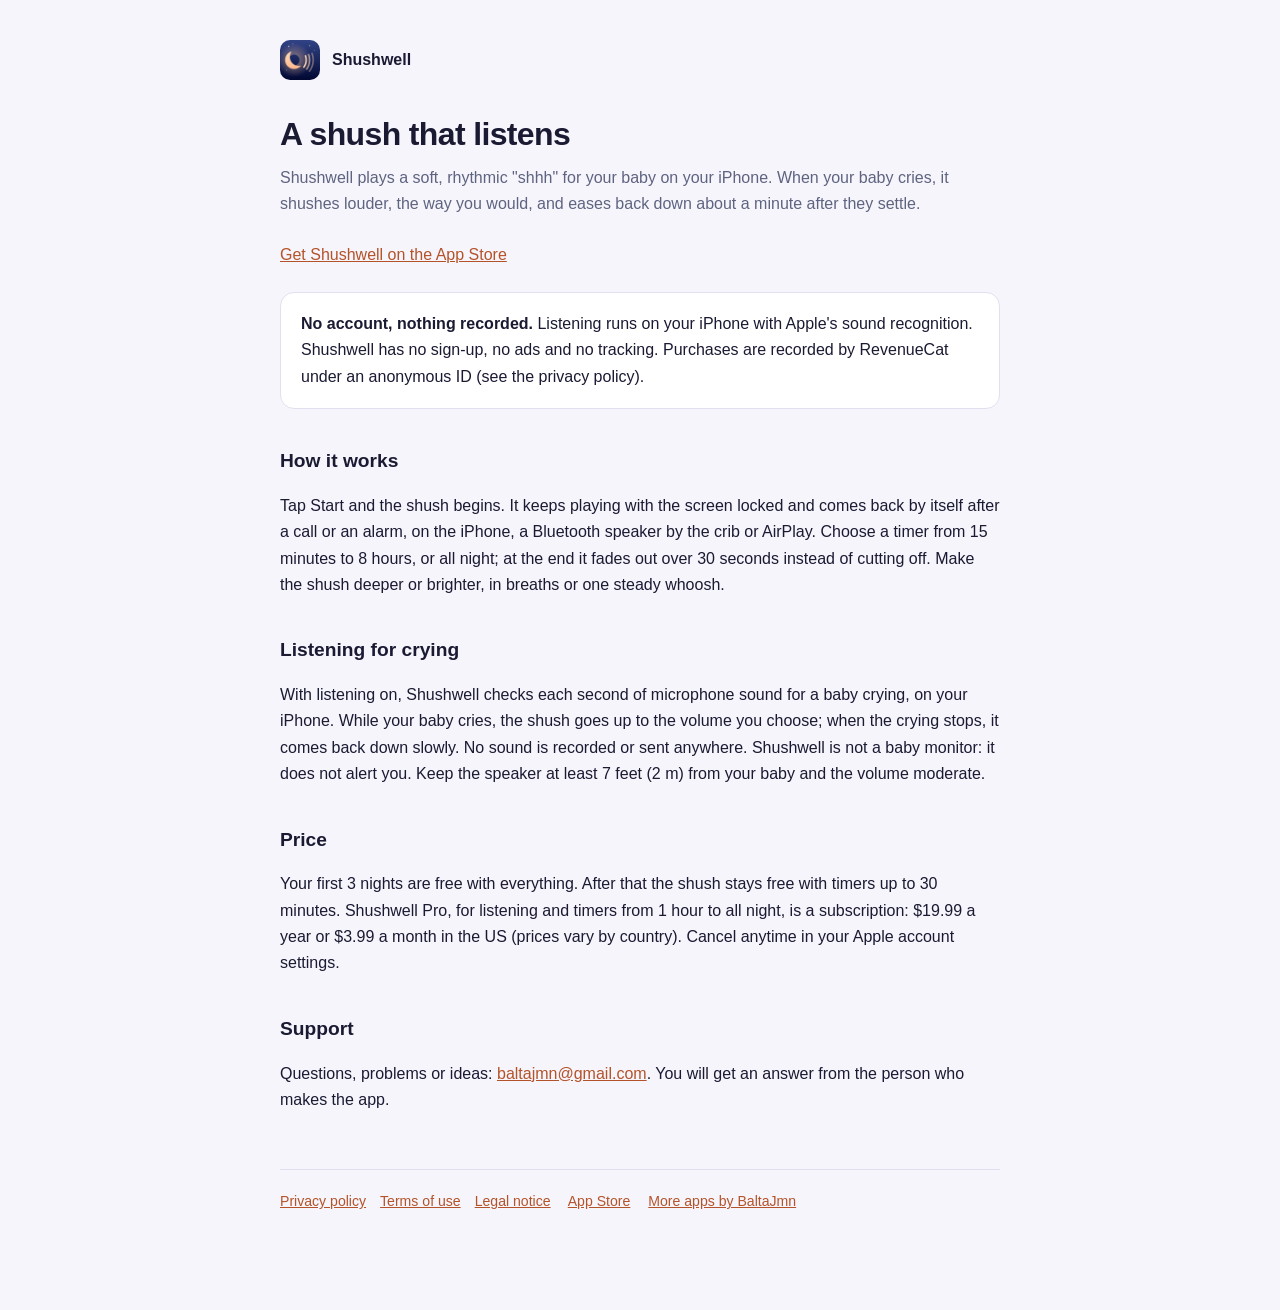
<file: index.html>
<!doctype html>
<html lang="en">
<head>
<meta charset="utf-8">
<meta name="viewport" content="width=device-width, initial-scale=1">
<title>Shushwell: Shusher for Baby, for iPhone</title>
<meta name="description" content="A soft, rhythmic shush for your baby that keeps going with the screen locked and on Bluetooth, and shushes louder when your baby cries. No account, nothing recorded.">
<link rel="canonical" href="https://shushwell.baltajmn.dev/">
<link rel="icon" href="/sw/icon-64.png" type="image/png">
<link rel="apple-touch-icon" href="/sw/icon-180.png">
<link rel="stylesheet" href="/sw/site.css">
</head>
<body>
<main>
<a class="brand" href="/"><img src="/sw/icon-180.png" alt="">Shushwell</a>
<h1>A shush that listens</h1>
<p class="lede">Shushwell plays a soft, rhythmic "shhh" for your baby on your iPhone. When your baby cries, it shushes louder, the way you would, and eases back down about a minute after they settle.</p>
<p><a href="https://apps.apple.com/app/apple-store/id6833074761?pt=129564006&amp;ct=web-home&amp;mt=8">Get Shushwell on the App Store</a></p>

<div class="box"><p><strong>No account, nothing recorded.</strong> Listening runs on your iPhone with Apple's sound recognition. Shushwell has no sign-up, no ads and no tracking. Purchases are recorded by RevenueCat under an anonymous ID (see the privacy policy).</p></div>

<h2>How it works</h2>
<p>Tap Start and the shush begins. It keeps playing with the screen locked and comes back by itself after a call or an alarm, on the iPhone, a Bluetooth speaker by the crib or AirPlay. Choose a timer from 15 minutes to 8 hours, or all night; at the end it fades out over 30 seconds instead of cutting off. Make the shush deeper or brighter, in breaths or one steady whoosh.</p>

<h2>Listening for crying</h2>
<p>With listening on, Shushwell checks each second of microphone sound for a baby crying, on your iPhone. While your baby cries, the shush goes up to the volume you choose; when the crying stops, it comes back down slowly. No sound is recorded or sent anywhere. Shushwell is not a baby monitor: it does not alert you. Keep the speaker at least 7 feet (2 m) from your baby and the volume moderate.</p>

<h2>Price</h2>
<p>Your first 3 nights are free with everything. After that the shush stays free with timers up to 30 minutes. Shushwell Pro, for listening and timers from 1 hour to all night, is a subscription: $19.99 a year or $3.99 a month in the US (prices vary by country). Cancel anytime in your Apple account settings.</p>

<h2>Support</h2>
<p>Questions, problems or ideas: <a href="mailto:baltajmn@gmail.com?subject=Shushwell">baltajmn@gmail.com</a>. You will get an answer from the person who makes the app.</p>

<footer><a href="/privacy/">Privacy policy</a><a href="https://www.apple.com/legal/internet-services/itunes/dev/stdeula/">Terms of use</a><a href="/legal.html">Legal notice</a> <a href="https://apps.apple.com/app/apple-store/id6833074761?pt=129564006&amp;ct=web-home&amp;mt=8">App Store</a> <a href="https://baltajmn.dev/">More apps by BaltaJmn</a></footer>
</main>
</body>
</html>
</file>
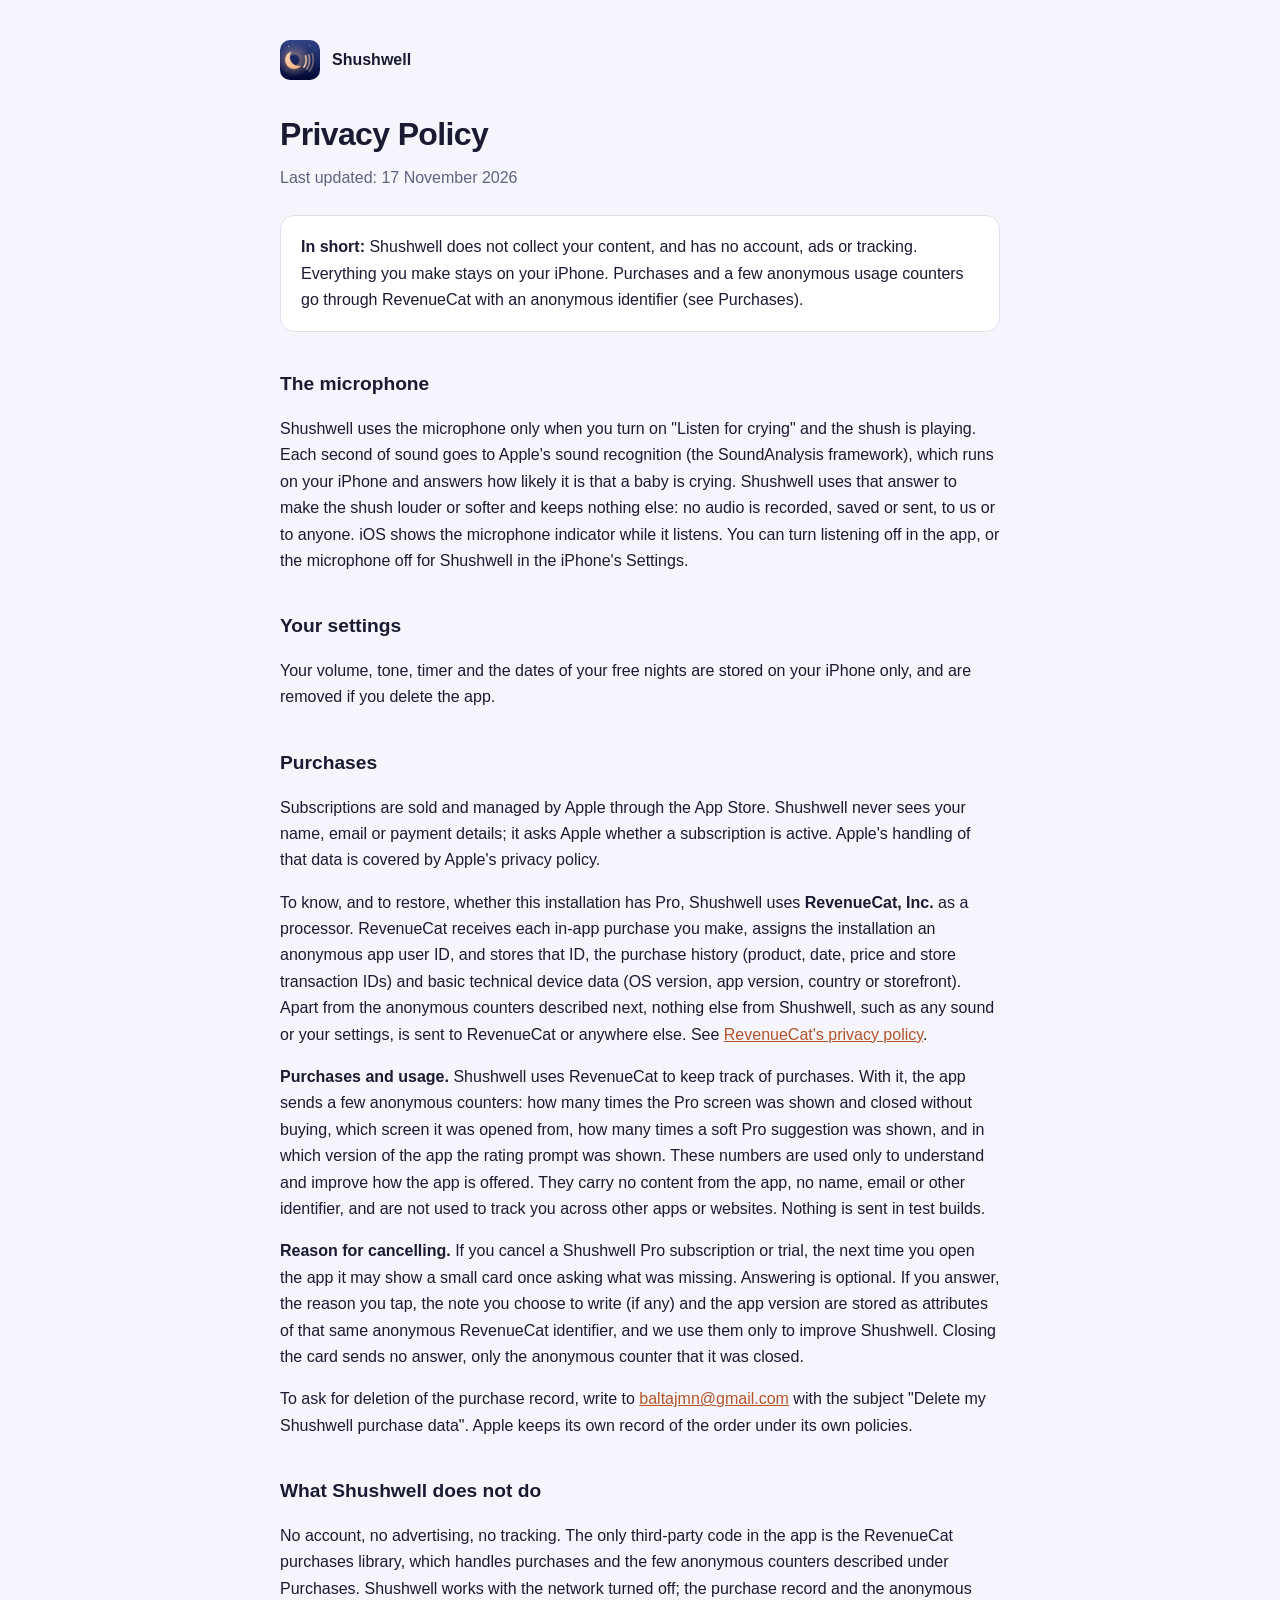
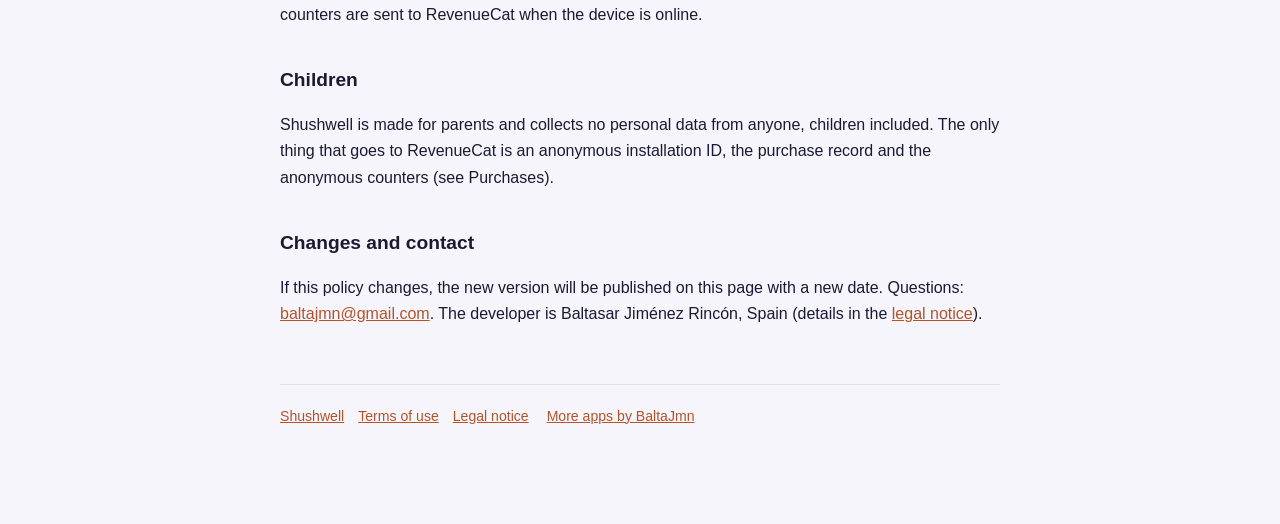
<file: privacy/index.html>
<!doctype html>
<html lang="en">
<head>
<meta charset="utf-8">
<meta name="viewport" content="width=device-width, initial-scale=1">
<title>Shushwell Privacy Policy</title>
<meta name="description" content="Shushwell does not collect your content and has no account, ads or tracking. Listening for crying happens on your iPhone and nothing is recorded. Purchases and a few anonymous usage counters go through RevenueCat with an anonymous identifier.">
<link rel="canonical" href="https://shushwell.baltajmn.dev/privacy/">
<link rel="icon" href="/sw/icon-64.png" type="image/png">
<link rel="stylesheet" href="/sw/site.css">
</head>
<body>
<main>
<a class="brand" href="/"><img src="/sw/icon-180.png" alt="">Shushwell</a>
<h1>Privacy Policy</h1>
<p class="lede">Last updated: 17 November 2026</p>

<div class="box"><p><strong>In short:</strong> Shushwell does not collect your content, and has no account, ads or tracking. Everything you make stays on your iPhone. Purchases and a few anonymous usage counters go through RevenueCat with an anonymous identifier (see Purchases).</p></div>

<h2>The microphone</h2>
<p>Shushwell uses the microphone only when you turn on "Listen for crying" and the shush is playing. Each second of sound goes to Apple's sound recognition (the SoundAnalysis framework), which runs on your iPhone and answers how likely it is that a baby is crying. Shushwell uses that answer to make the shush louder or softer and keeps nothing else: no audio is recorded, saved or sent, to us or to anyone. iOS shows the microphone indicator while it listens. You can turn listening off in the app, or the microphone off for Shushwell in the iPhone's Settings.</p>

<h2>Your settings</h2>
<p>Your volume, tone, timer and the dates of your free nights are stored on your iPhone only, and are removed if you delete the app.</p>

<h2>Purchases</h2>
<p>Subscriptions are sold and managed by Apple through the App Store. Shushwell never sees your name, email or payment details; it asks Apple whether a subscription is active. Apple's handling of that data is covered by Apple's privacy policy.</p>
<p>To know, and to restore, whether this installation has Pro, Shushwell uses <strong>RevenueCat, Inc.</strong> as a processor. RevenueCat receives each in-app purchase you make, assigns the installation an anonymous app user ID, and stores that ID, the purchase history (product, date, price and store transaction IDs) and basic technical device data (OS version, app version, country or storefront). Apart from the anonymous counters described next, nothing else from Shushwell, such as any sound or your settings, is sent to RevenueCat or anywhere else. See <a href="https://www.revenuecat.com/privacy" rel="noopener">RevenueCat's privacy policy</a>.</p>
<p><strong>Purchases and usage.</strong> Shushwell uses RevenueCat to keep track of purchases. With it, the app sends a few anonymous counters: how many times the Pro screen was shown and closed without buying, which screen it was opened from, how many times a soft Pro suggestion was shown, and in which version of the app the rating prompt was shown. These numbers are used only to understand and improve how the app is offered. They carry no content from the app, no name, email or other identifier, and are not used to track you across other apps or websites. Nothing is sent in test builds.</p>
<p><strong>Reason for cancelling.</strong> If you cancel a Shushwell Pro subscription or trial, the next time you open the app it may show a small card once asking what was missing. Answering is optional. If you answer, the reason you tap, the note you choose to write (if any) and the app version are stored as attributes of that same anonymous RevenueCat identifier, and we use them only to improve Shushwell. Closing the card sends no answer, only the anonymous counter that it was closed.</p>
<p>To ask for deletion of the purchase record, write to <a href="mailto:baltajmn@gmail.com?subject=Delete%20my%20Shushwell%20purchase%20data">baltajmn@gmail.com</a> with the subject "Delete my Shushwell purchase data". Apple keeps its own record of the order under its own policies.</p>

<h2>What Shushwell does not do</h2>
<p>No account, no advertising, no tracking. The only third-party code in the app is the RevenueCat purchases library, which handles purchases and the few anonymous counters described under Purchases. Shushwell works with the network turned off; the purchase record and the anonymous counters are sent to RevenueCat when the device is online.</p>

<h2>Children</h2>
<p>Shushwell is made for parents and collects no personal data from anyone, children included. The only thing that goes to RevenueCat is an anonymous installation ID, the purchase record and the anonymous counters (see Purchases).</p>

<h2>Changes and contact</h2>
<p>If this policy changes, the new version will be published on this page with a new date. Questions: <a href="mailto:baltajmn@gmail.com?subject=Shushwell%20privacy">baltajmn@gmail.com</a>. The developer is Baltasar Jiménez Rincón, Spain (details in the <a href="/legal.html">legal notice</a>).</p>

<footer><a href="/">Shushwell</a><a href="https://www.apple.com/legal/internet-services/itunes/dev/stdeula/">Terms of use</a><a href="/legal.html">Legal notice</a> <a href="https://baltajmn.dev/">More apps by BaltaJmn</a></footer>
</main>
</body>
</html>
</file>
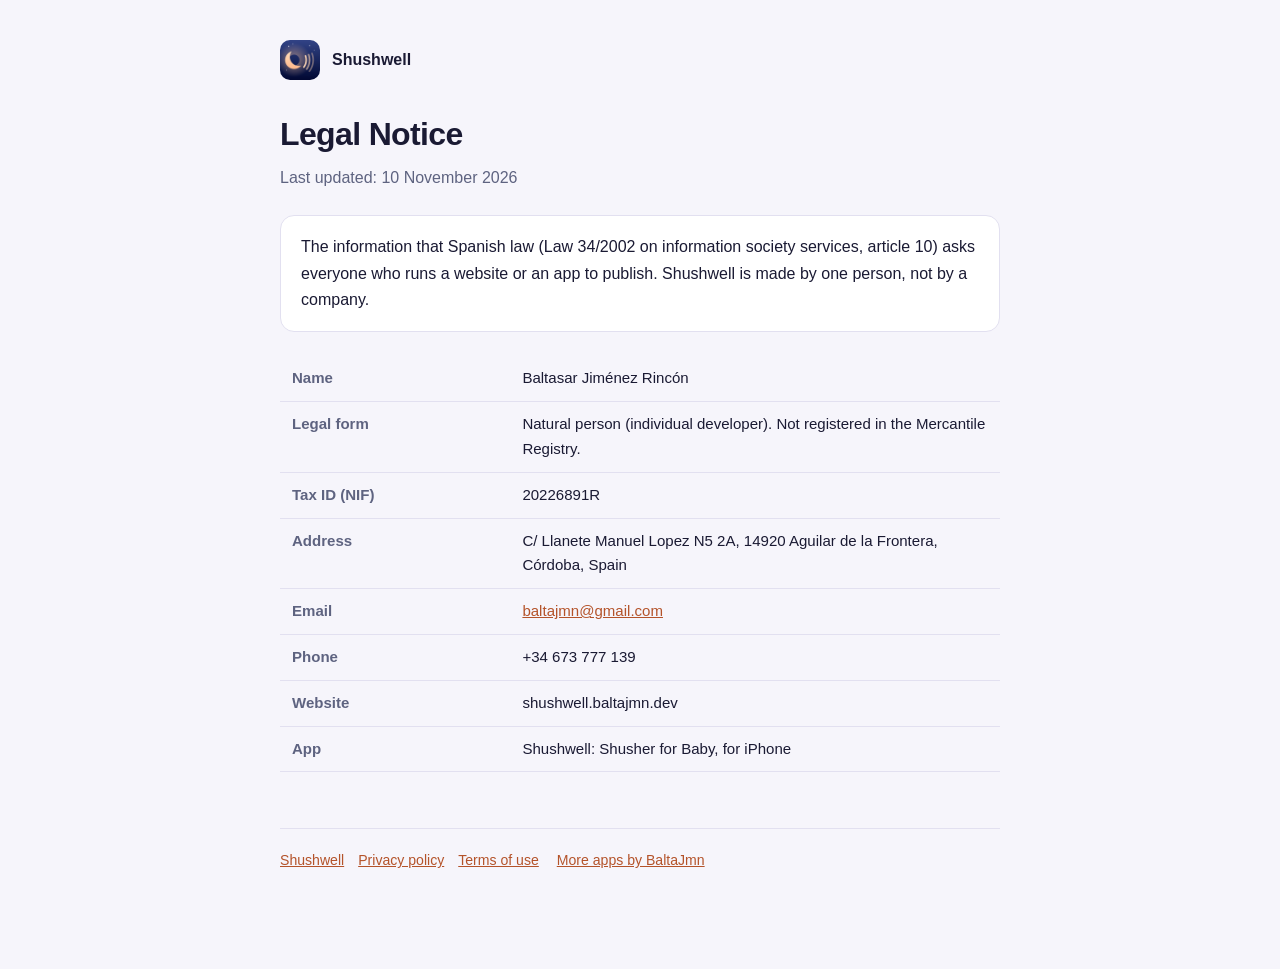
<file: legal.html>
<!doctype html>
<html lang="en">
<head>
<meta charset="utf-8">
<meta name="viewport" content="width=device-width, initial-scale=1">
<title>Shushwell Legal Notice</title>
<meta name="description" content="Legal notice of Shushwell: who makes it and how to get in touch.">
<link rel="canonical" href="https://shushwell.baltajmn.dev/legal.html">
<link rel="icon" href="/sw/icon-64.png" type="image/png">
<link rel="stylesheet" href="/sw/site.css">
</head>
<body>
<main>
<a class="brand" href="/"><img src="/sw/icon-180.png" alt="">Shushwell</a>
<h1>Legal Notice</h1>
<p class="lede">Last updated: 10 November 2026</p>
<div class="box"><p>The information that Spanish law (Law 34/2002 on information society services, article 10) asks everyone who runs a website or an app to publish. Shushwell is made by one person, not by a company.</p></div>
<table>
<tr><th>Name</th><td>Baltasar Jiménez Rincón</td></tr>
<tr><th>Legal form</th><td>Natural person (individual developer). Not registered in the Mercantile Registry.</td></tr>
<tr><th>Tax ID (NIF)</th><td>20226891R</td></tr>
<tr><th>Address</th><td>C/ Llanete Manuel Lopez N5 2A, 14920 Aguilar de la Frontera, Córdoba, Spain</td></tr>
<tr><th>Email</th><td><a href="mailto:baltajmn@gmail.com">baltajmn@gmail.com</a></td></tr>
<tr><th>Phone</th><td>+34 673 777 139</td></tr>
<tr><th>Website</th><td>shushwell.baltajmn.dev</td></tr>
<tr><th>App</th><td>Shushwell: Shusher for Baby, for iPhone</td></tr>
</table>
<footer><a href="/">Shushwell</a><a href="/privacy/">Privacy policy</a><a href="https://www.apple.com/legal/internet-services/itunes/dev/stdeula/">Terms of use</a> <a href="https://baltajmn.dev/">More apps by BaltaJmn</a></footer>
</main>
</body>
</html>
</file>
<file: sw/site.css>
:root { --bg: #F6F5FB; --surface: #FFFFFF; --ink: #1A1A33; --muted: #5E6380; --line: #E2E0F0; --accent: #B4532A; }
@media (prefers-color-scheme: dark) {
  :root { --bg: #0B0E24; --surface: #161C46; --ink: #ECEBF7; --muted: #A3A6C8; --line: #2A3170; --accent: #FFB98A; }
}
* { box-sizing: border-box; }
body { margin: 0; padding: 40px 20px 96px; background: var(--bg); color: var(--ink);
  font: 16px/1.65 -apple-system, BlinkMacSystemFont, "Segoe UI", Roboto, Helvetica, Arial, sans-serif; }
main { max-width: 720px; margin: 0 auto; }
h1 { font-size: 2rem; font-weight: 650; letter-spacing: -0.02em; margin: 0 0 4px; }
h2 { font-size: 1.2rem; font-weight: 650; margin: 36px 0 8px; }
.brand { display: flex; align-items: center; gap: 12px; margin: 0 0 28px; text-decoration: none; color: var(--ink); font-weight: 650; }
.brand img { width: 40px; height: 40px; border-radius: 10px; }
.lede { color: var(--muted); margin: 0 0 24px; }
.box { background: var(--surface); border: 1px solid var(--line); border-radius: 14px; padding: 18px 20px; margin: 24px 0; }
.box p { margin: 0; }
table { border-collapse: collapse; width: 100%; font-size: 0.94rem; }
th, td { text-align: left; padding: 10px 12px; border-bottom: 1px solid var(--line); vertical-align: top; }
th { color: var(--muted); font-weight: 600; width: 32%; }
a { color: var(--accent); }
footer { color: var(--muted); font-size: 0.88rem; margin-top: 56px; border-top: 1px solid var(--line); padding-top: 20px; }
footer a { margin-right: 14px; }
</file>
